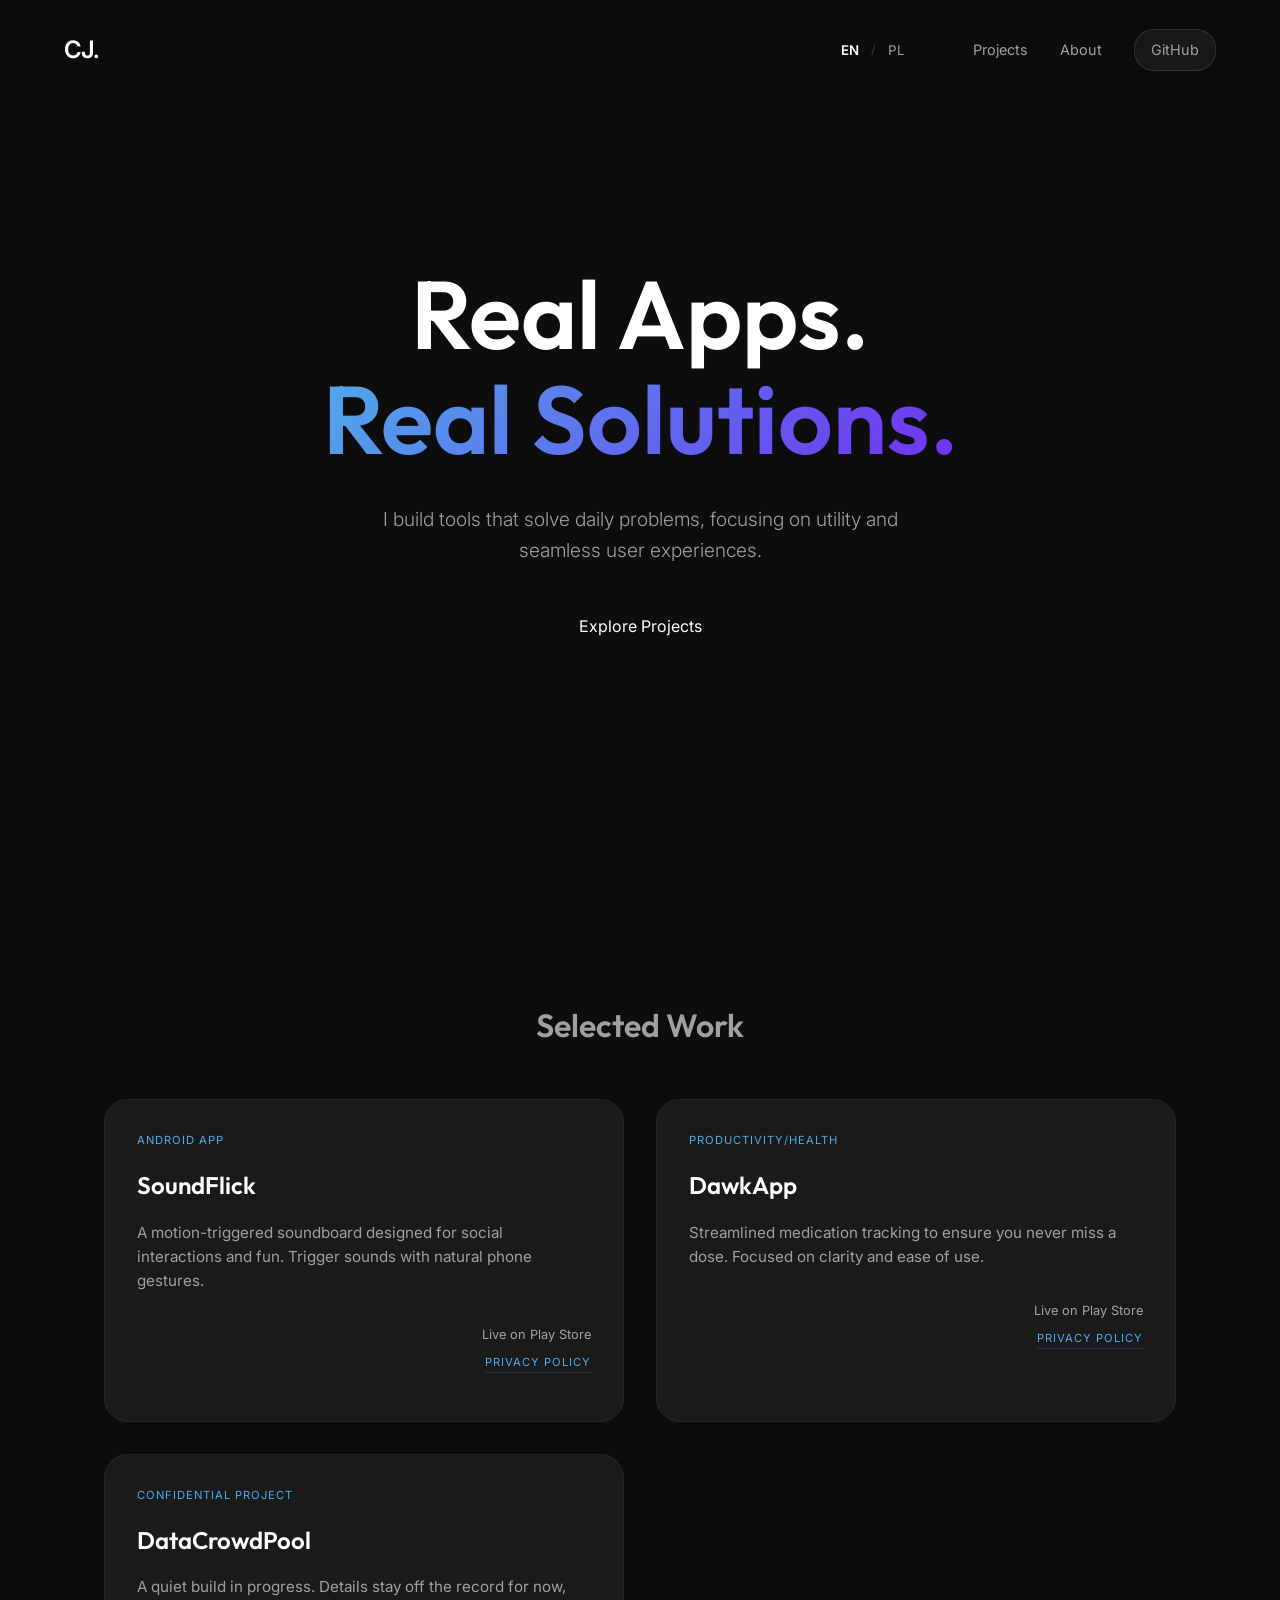
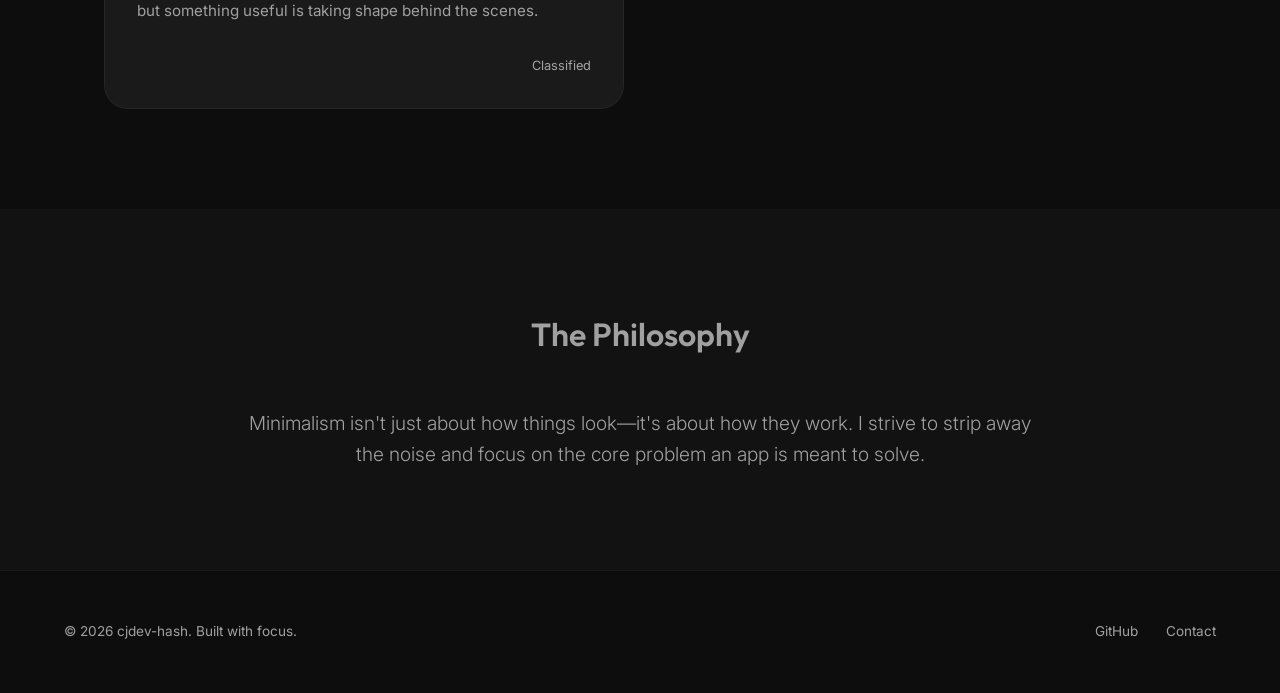
<file: index.html>
<!DOCTYPE html>
<html lang="en">

<head>
    <meta charset="UTF-8">
    <meta name="viewport" content="width=device-width, initial-scale=1.0">
    <title>cjdev-hash | Real Apps, Real Solutions</title>
    <meta name="description" content="Portfolio of cjdev-hash - Developer of real-use apps focused on problem-solving.">
    <meta name="google-site-verification" content="tF0wkUTYkcDaN3bFMi1gXFMMvWLIIWUawQTpa05Q6Gs" />
    <link rel="preconnect" href="https://fonts.googleapis.com">
    <link rel="preconnect" href="https://fonts.gstatic.com" crossorigin>
    <link
        href="https://fonts.googleapis.com/css2?family=Outfit:wght@300;400;600&family=Inter:wght@300;400;600&display=swap"
        rel="stylesheet">
    <link rel="stylesheet" href="style.css">
    <link rel="icon"
        href="data:image/svg+xml,<svg xmlns=%22http://www.w3.org/2000/svg%22 viewBox=%220 0 100 100%22><text y=%22.9em%22 font-size=%2290%22>🚀</text></svg>">
</head>

<body data-lang="en">
    <div class="background-mesh"></div>

    <header>
        <nav>
            <div class="logo">CJ.</div>
            <div class="nav-right">
                <div class="lang-switcher">
                    <button id="btn-en" class="active">EN</button>
                    <span class="divider">/</span>
                    <button id="btn-pl">PL</button>
                </div>
                <div class="links">
                    <a href="#projects" data-en="Projects" data-pl="Projekty">Projects</a>
                    <a href="#about" data-en="About" data-pl="O mnie">About</a>
                    <a href="https://github.com/cjdev-hash" target="_blank" class="cta-btn">GitHub</a>
                </div>
            </div>
        </nav>
    </header>

    <main>
        <section class="hero">
            <h1 class="fade-in">
                <span data-en="Real Apps." data-pl="Prawdziwe Aplikacje.">Real Apps.</span><br>
                <span class="accent" data-en="Real Solutions." data-pl="Prawdziwe Rozwiązania.">Real Solutions.</span>
            </h1>
            <p class="subtitle fade-in-delay"
                data-en="I build tools that solve daily problems, focusing on utility and seamless user experiences."
                data-pl="Tworzę narzędzia rozwiązujące codzienne problemy, skupiając się na użyteczności i płynnym doświadczeniu użytkownika.">
                I build tools that solve daily problems, focusing on utility and seamless user experiences.
            </p>
            <div class="scroll-indicator fade-in-delay">
                <span data-en="Explore Projects" data-pl="Zobacz Projekty">Explore Projects</span>
                <div class="arrow"></div>
            </div>
        </section>

        <section id="projects" class="projects">
            <h2 class="section-title" data-en="Selected Work" data-pl="Wybrane Projekty">Selected Work</h2>
            <div class="project-grid">
                <div class="project-card">
                    <div class="card-content">
                        <span class="tag" data-en="Android App" data-pl="Aplikacja Android">Android App</span>
                        <h3>SoundFlick</h3>
                        <p data-en="A motion-triggered soundboard designed for social interactions and fun. Trigger sounds with natural phone gestures."
                            data-pl="Soundboard sterowany ruchem, stworzony do zabawy i interakcji społecznych. Wyzwalaj dźwięki naturalnymi gestami telefonu.">
                            A motion-triggered soundboard designed for social interactions and fun. Trigger sounds with
                            natural phone gestures.
                        </p>
                        <div class="project-links"
                            style="display: flex; flex-direction: column; align-items: flex-end; margin-top: 1rem;">
                            <a href="https://play.google.com/store/apps/details?id=cjdev.soundflick.app"
                                target="_blank" rel="noopener noreferrer" class="status" style="text-decoration: none;"
                                data-en="Live on Play Store" data-pl="Dostępne w Play Store">Live on Play Store</a>
                            <a href="privacy-soundflick.html" class="tag"
                                style="margin-top: 0.5rem; text-decoration: none; border-bottom: 1px solid rgba(79, 172, 234, 0.2);"
                                data-en="Privacy Policy" data-pl="Polityka Prywatności">Privacy Policy</a>
                        </div>
                    </div>
                </div>

                <div class="project-card">
                    <div class="card-content">
                        <span class="tag" data-en="Productivity/Health"
                            data-pl="Produktywność/Zdrowie">Productivity/Health</span>
                        <h3>DawkApp</h3>
                        <p data-en="Streamlined medication tracking to ensure you never miss a dose. Focused on clarity and ease of use."
                            data-pl="Usprawnione śledzenie leków, abyś nigdy nie przegapił dawki. Skupienie na przejrzystości i łatwości obsługi.">
                            Streamlined medication tracking to ensure you never miss a dose. Focused on clarity and ease
                            of use.
                        </p>
                        <div class="project-links"
                            style="display: flex; flex-direction: column; align-items: flex-end; margin-top: 1rem;">
                            <a href="https://play.google.com/store/apps/details?id=com.dobradawka.app"
                                target="_blank" rel="noopener noreferrer" class="status" style="text-decoration: none;"
                                data-en="Live on Play Store" data-pl="Dostępne w Play Store">Live on Play Store</a>
                            <a href="privacy-dawkapp.html" class="tag"
                                style="margin-top: 0.5rem; text-decoration: none; border-bottom: 1px solid rgba(79, 172, 234, 0.2);"
                                data-en="Privacy Policy" data-pl="Polityka Prywatności">Privacy Policy</a>
                        </div>
                    </div>
                </div>

                <div class="project-card">
                    <div class="card-content">
                        <span class="tag" data-en="Confidential Project" data-pl="Projekt Poufny">Confidential Project</span>
                        <h3>DataCrowdPool</h3>
                        <p data-en="A quiet build in progress. Details stay off the record for now, but something useful is taking shape behind the scenes."
                            data-pl="Cichy projekt w toku. Szczegóły na razie pozostają tajemnicą, ale w tle powstaje coś użytecznego.">
                            A quiet build in progress. Details stay off the record for now, but something useful is
                            taking shape behind the scenes.
                        </p>
                        <div class="project-links"
                            style="display: flex; flex-direction: column; align-items: flex-end; margin-top: 1rem;">
                            <span class="status" data-en="Classified" data-pl="Tajne">Classified</span>
                        </div>
                    </div>
                </div>
            </div>
        </section>

        <section id="about" class="about">
            <div class="about-content">
                <h2 class="section-title" data-en="The Philosophy" data-pl="Filozofia">The Philosophy</h2>
                <p data-en="Minimalism isn't just about how things look—it's about how they work. I strive to strip away the noise and focus on the core problem an app is meant to solve."
                    data-pl="Minimalizm to nie tylko wygląd – to sposób działania. Staram się usuwać zbędne elementy i skupiać na kluczowym problemie, który aplikacja ma rozwiązać.">
                    Minimalism isn't just about how things look—it's about how they work. I strive to strip away the
                    noise and focus on the core problem an app is meant to solve.
                </p>
            </div>
        </section>
    </main>

    <footer>
        <p data-en="&copy; 2026 cjdev-hash. Built with focus." data-pl="&copy; 2026 cjdev-hash. Stworzone z pasją.">
            &copy; 2026 cjdev-hash. Built with focus.</p>
        <div class="socials">
            <a href="https://github.com/cjdev-hash">GitHub</a>
            <a href="mailto:cjdevski@gmail.com" data-en="Contact" data-pl="Kontakt">Contact</a>
        </div>
    </footer>

    <script>
        const btnEn = document.getElementById('btn-en');
        const btnPl = document.getElementById('btn-pl');
        const body = document.body;

        function setLanguage(lang) {
            body.setAttribute('data-lang', lang);

            // Switch active button
            if (lang === 'en') {
                btnEn.classList.add('active');
                btnPl.classList.remove('active');
            } else {
                btnPl.classList.add('active');
                btnEn.classList.remove('active');
            }

            // Update text content
            document.querySelectorAll('[data-en]').forEach(el => {
                el.innerText = el.getAttribute(`data-${lang}`);
            });
        }

        btnEn.addEventListener('click', () => setLanguage('en'));
        btnPl.addEventListener('click', () => setLanguage('pl'));
    </script>
</body>

</html>
</file>
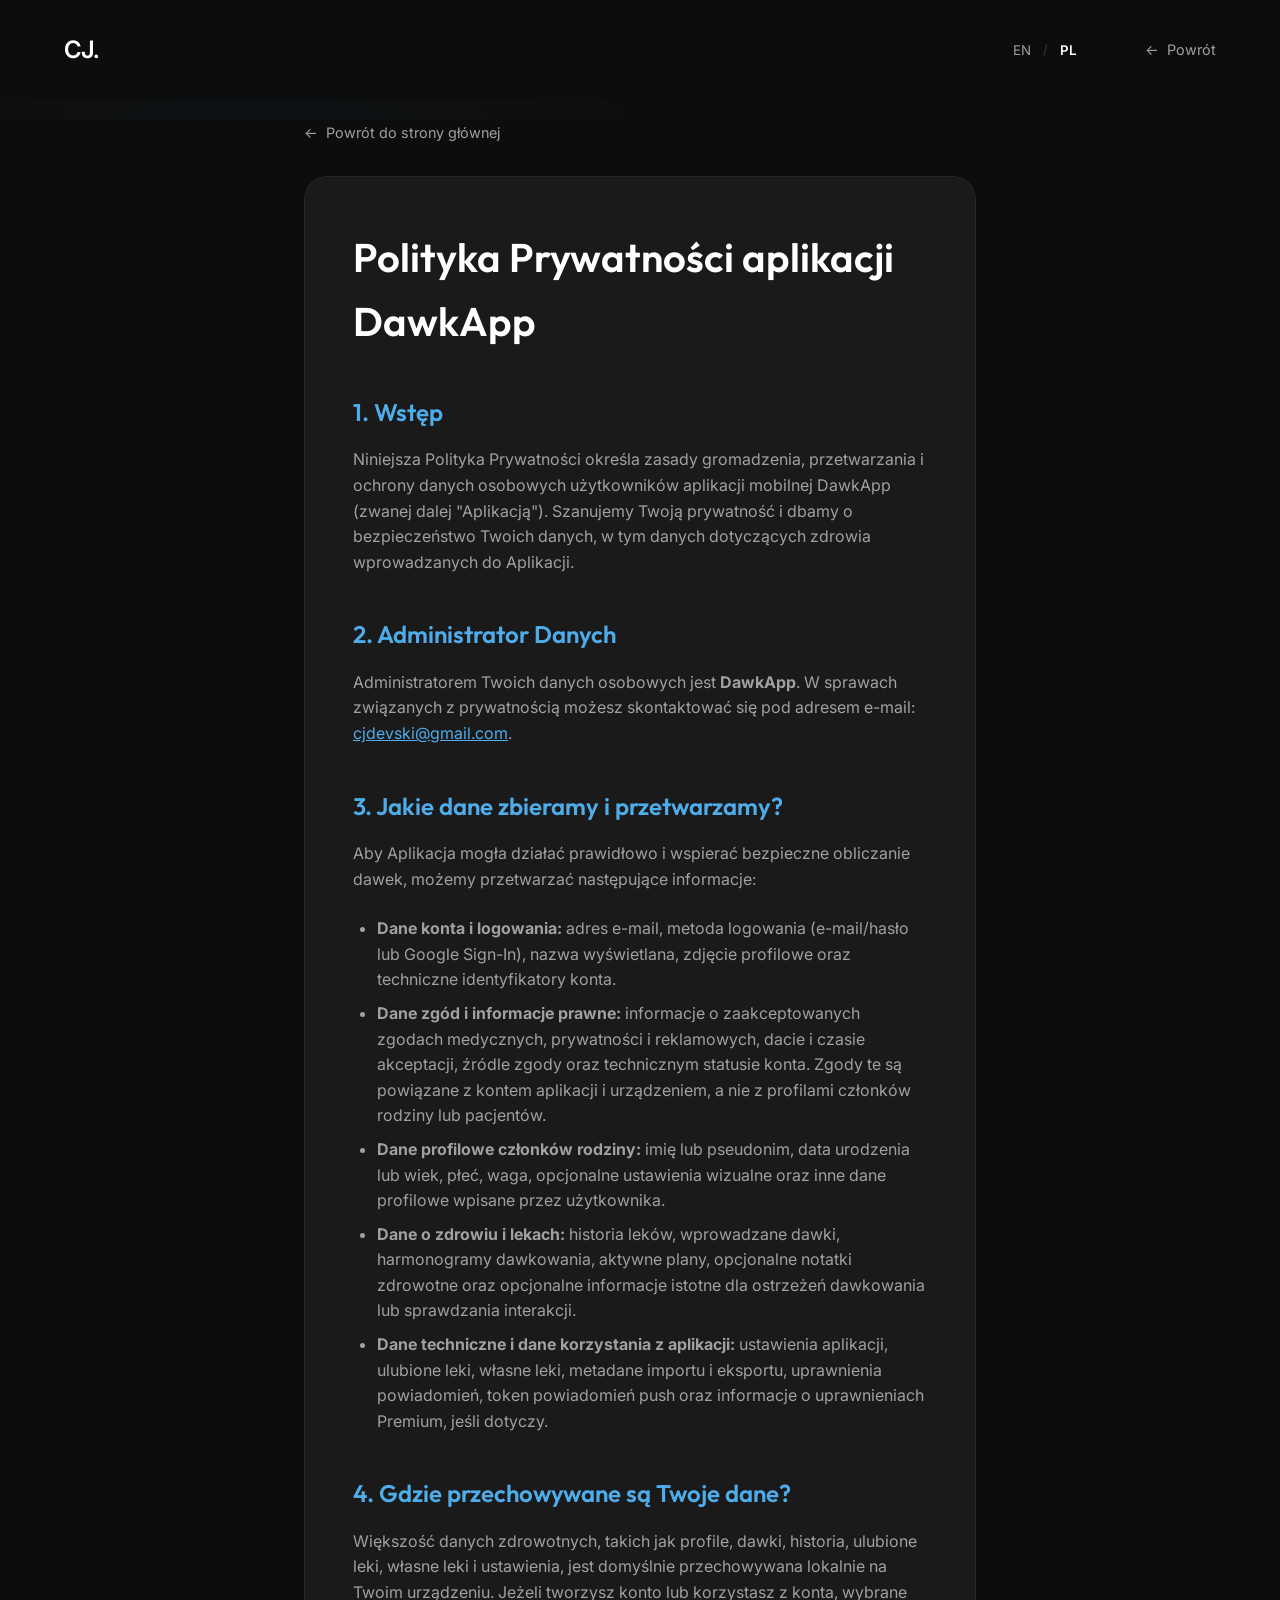
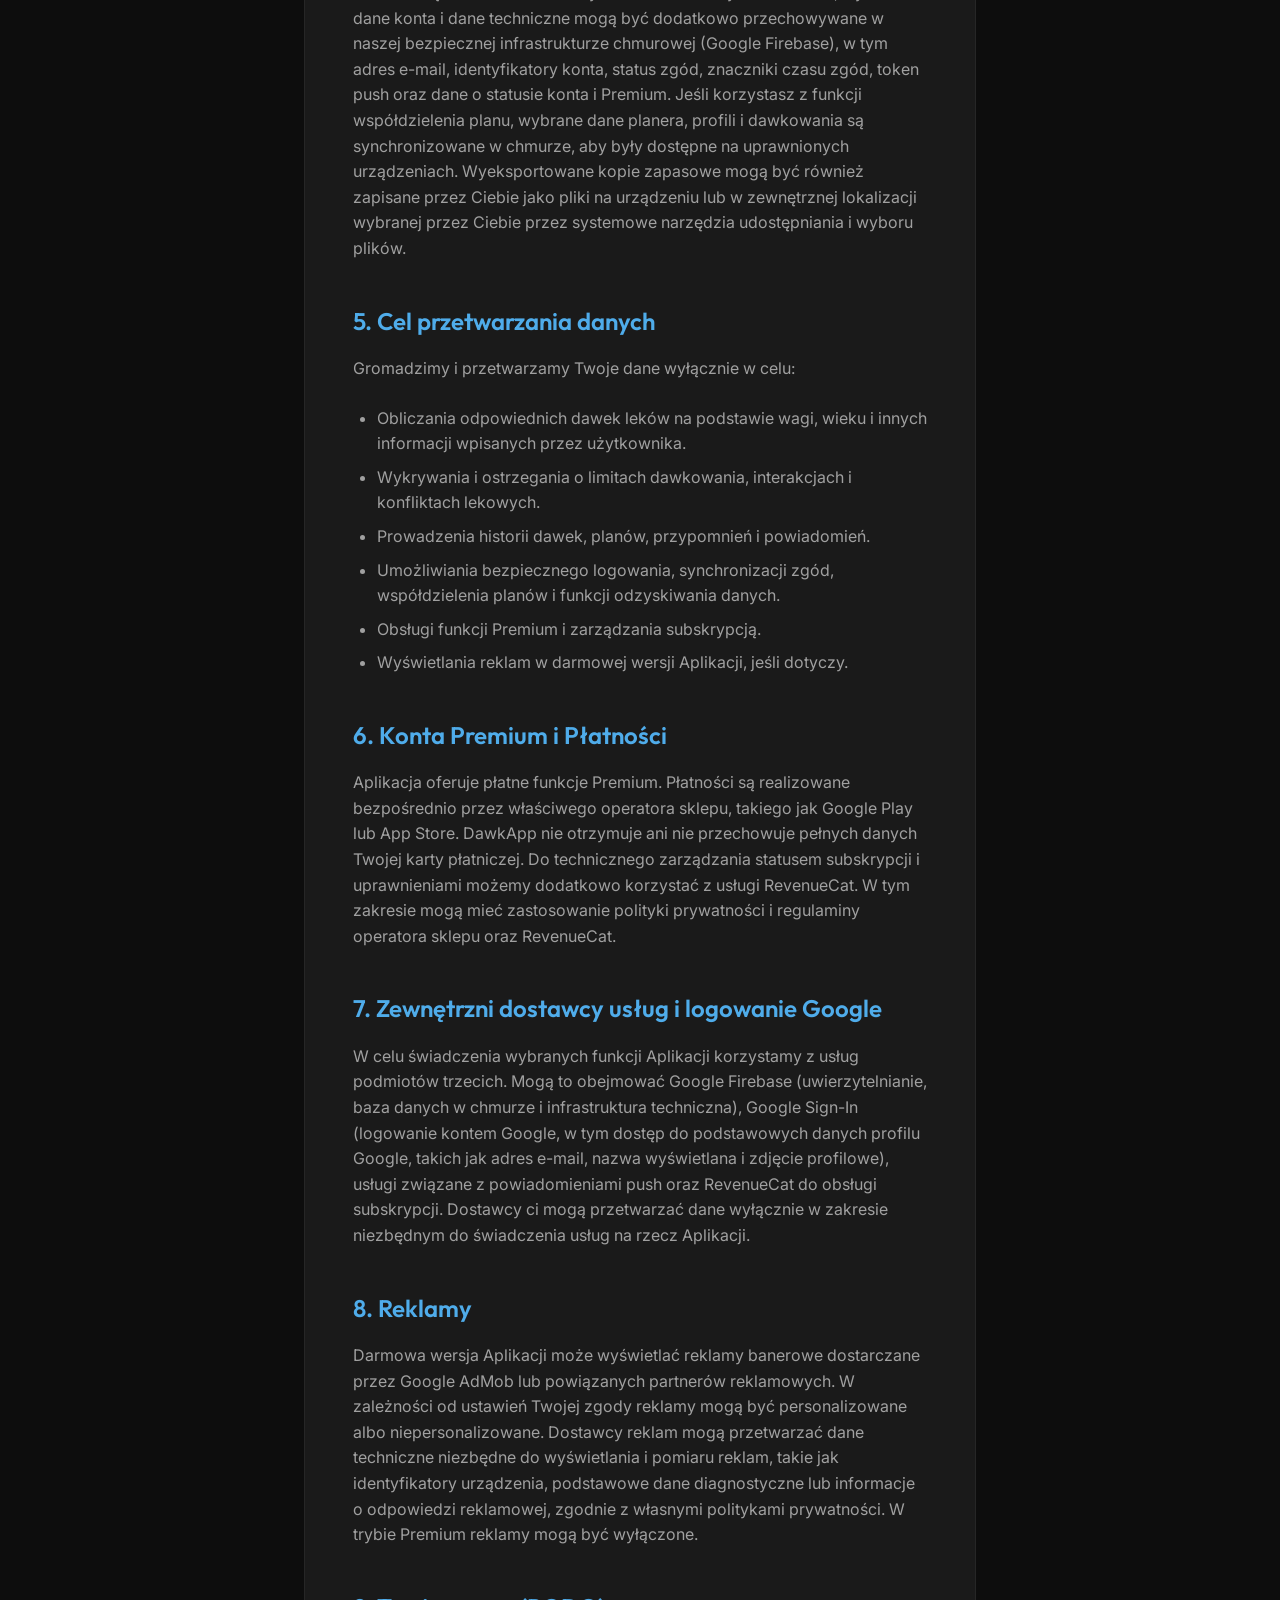
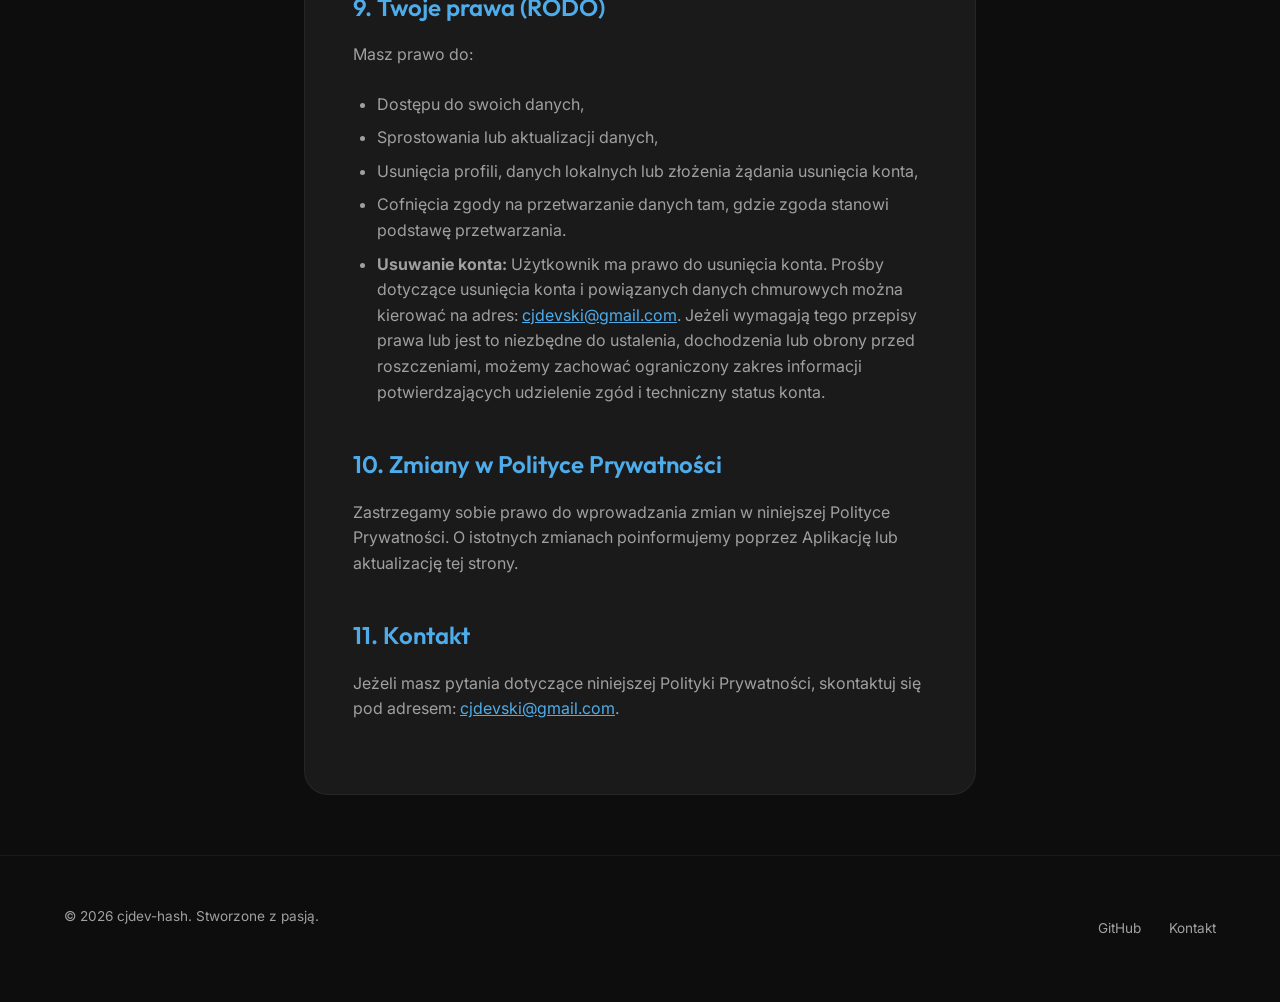
<file: privacy-dawkapp.html>
﻿<!DOCTYPE html>
<html lang="pl">

<head>
    <meta charset="UTF-8">
    <meta name="viewport" content="width=device-width, initial-scale=1.0">
    <title>Polityka Prywatności DawkApp | cjdev-hash</title>
    <link rel="preconnect" href="https://fonts.googleapis.com">
    <link rel="preconnect" href="https://fonts.gstatic.com" crossorigin>
    <link
        href="https://fonts.googleapis.com/css2?family=Outfit:wght@300;400;600&family=Inter:wght@300;400;600&display=swap"
        rel="stylesheet">
    <link rel="stylesheet" href="style.css">
    <style>
        .policy-container {
            max-width: 800px;
            margin: 120px auto 60px;
            padding: 0 5%;
        }

        .policy-content {
            background: var(--card-bg);
            border: 1px solid rgba(255, 255, 255, 0.05);
            border-radius: 24px;
            padding: 3rem;
        }

        h1 {
            font-size: 2.5rem;
            margin-bottom: 2rem;
        }

        h2 {
            font-size: 1.5rem;
            margin: 2.5rem 0 1rem;
            color: var(--accent);
        }

        p,
        ul {
            color: var(--text-secondary);
            margin-bottom: 1.5rem;
        }

        ul {
            padding-left: 1.5rem;
        }

        li {
            margin-bottom: 0.5rem;
        }

        .back-link {
            display: inline-flex;
            align-items: center;
            color: var(--text-secondary);
            text-decoration: none;
            font-size: 0.9rem;
            margin-bottom: 2rem;
            transition: color 0.3s;
        }

        .back-link:hover {
            color: var(--text-primary);
        }

        .back-link::before {
            content: '←';
            margin-right: 8px;
        }
    </style>
</head>

<body data-lang="pl">
    <div class="background-mesh"></div>

    <header>
        <nav>
            <div class="logo">CJ.</div>
            <div class="nav-right">
                <div class="lang-switcher">
                    <button id="btn-en">EN</button>
                    <span class="divider">/</span>
                    <button id="btn-pl" class="active">PL</button>
                </div>
                <div class="links">
                    <a href="index.html" class="back-link" style="margin-bottom: 0;" data-en="Back to Home"
                        data-pl="Powrót">Powrót</a>
                </div>
            </div>
        </nav>
    </header>

    <main class="policy-container">
        <a href="index.html" class="back-link" data-en="Back to Home" data-pl="Powrót do strony głównej">Powrót do
            strony
            głównej</a>
        <div class="policy-content">
            <h1 data-en="DawkApp Privacy Policy" data-pl="Polityka Prywatności aplikacji DawkApp">Polityka Prywatności
                aplikacji DawkApp</h1>

            <h2 data-en="1. Introduction" data-pl="1. Wstęp">1. Wstęp</h2>
            <p data-en="This Privacy Policy defines the rules for the collection, processing, and protection of personal data of users of the DawkApp mobile application (hereinafter referred to as the 'Application'). We respect your privacy and care about the security of your data, including health-related data entered into the Application."
                data-pl="Niniejsza Polityka Prywatności określa zasady gromadzenia, przetwarzania i ochrony danych osobowych użytkowników aplikacji mobilnej DawkApp (zwanej dalej 'Aplikacją'). Szanujemy Twoją prywatność i dbamy o bezpieczeństwo Twoich danych, w tym danych dotyczących zdrowia wprowadzanych do Aplikacji.">
                Niniejsza Polityka Prywatności określa zasady gromadzenia, przetwarzania i ochrony danych osobowych
                użytkowników aplikacji mobilnej DawkApp (zwanej dalej "Aplikacją"). Szanujemy Twoją prywatność i dbamy o
                bezpieczeństwo Twoich danych, w tym danych dotyczących zdrowia wprowadzanych do Aplikacji.</p>

            <h2 data-en="2. Data Controller" data-pl="2. Administrator Danych">2. Administrator Danych</h2>
            <p><span data-en="The controller of your personal data is"
                    data-pl="Administratorem Twoich danych osobowych jest">Administratorem Twoich danych osobowych
                    jest</span> <strong>DawkApp</strong>. <span
                    data-en="For privacy-related matters, you can contact us at:"
                    data-pl="W sprawach związanych z prywatnością możesz skontaktować się pod adresem e-mail:">W sprawach
                    związanych z prywatnością możesz skontaktować się pod adresem e-mail:</span> <a
                    href="mailto:cjdevski@gmail.com" style="color: var(--accent);">cjdevski@gmail.com</a>.</p>

            <h2 data-en="3. What data do we collect and process?" data-pl="3. Jakie dane zbieramy i przetwarzamy?">3.
                Jakie dane zbieramy i przetwarzamy?</h2>
            <p data-en="To make the Application work correctly and support safe dose calculations, we may process the following information:"
                data-pl="Aby Aplikacja mogła działać prawidłowo i wspierać bezpieczne obliczanie dawek, możemy przetwarzać następujące informacje:">
                Aby Aplikacja mogła działać prawidłowo i wspierać bezpieczne obliczanie dawek, możemy przetwarzać
                następujące informacje:</p>
            <ul>
                <li><strong data-en="Account and authentication data:" data-pl="Dane konta i logowania:">Dane konta i logowania:</strong>
                    <span data-en="email address, login method (email/password or Google Sign-In), display name, profile photo, and technical account identifiers."
                        data-pl="adres e-mail, metoda logowania (e-mail/hasło lub Google Sign-In), nazwa wyświetlana, zdjęcie profilowe oraz techniczne identyfikatory konta.">adres e-mail, metoda logowania (e-mail/hasło lub Google Sign-In), nazwa wyświetlana, zdjęcie profilowe oraz techniczne identyfikatory konta.</span>
                </li>
                <li><strong data-en="Consent and legal information:" data-pl="Dane zgód i informacje prawne:">Dane zgód i informacje prawne:</strong>
                    <span data-en="information about accepted medical, privacy, and advertising consents, the date and time of acceptance, consent source, and the technical status of the account. These consents are linked to the application account and device, not to family member or patient profiles."
                        data-pl="informacje o zaakceptowanych zgodach medycznych, prywatności i reklamowych, dacie i czasie akceptacji, źródle zgody oraz technicznym statusie konta. Zgody te są powiązane z kontem aplikacji i urządzeniem, a nie z profilami członków rodziny lub pacjentów.">informacje o zaakceptowanych zgodach medycznych, prywatności i reklamowych, dacie i czasie akceptacji, źródle zgody oraz technicznym statusie konta. Zgody te są powiązane z kontem aplikacji i urządzeniem, a nie z profilami członków rodziny lub pacjentów.</span>
                </li>
                <li><strong data-en="Family member profile data:" data-pl="Dane profilowe członków rodziny:">Dane profilowe członków rodziny:</strong>
                    <span data-en="name or alias, date of birth or age, sex, weight, optional visual settings, and other profile data entered by the user."
                        data-pl="imię lub pseudonim, data urodzenia lub wiek, płeć, waga, opcjonalne ustawienia wizualne oraz inne dane profilowe wpisane przez użytkownika.">imię lub pseudonim, data urodzenia lub wiek, płeć, waga, opcjonalne ustawienia wizualne oraz inne dane profilowe wpisane przez użytkownika.</span>
                </li>
                <li><strong data-en="Health and medication data:" data-pl="Dane o zdrowiu i lekach:">Dane o zdrowiu i lekach:</strong>
                    <span data-en="medication history, entered doses, dosing schedules, active plans, optional health notes, and optional information relevant to dose warnings or interaction checking."
                        data-pl="historia leków, wprowadzane dawki, harmonogramy dawkowania, aktywne plany, opcjonalne notatki zdrowotne oraz opcjonalne informacje istotne dla ostrzeżeń dawkowania lub sprawdzania interakcji.">historia leków, wprowadzane dawki, harmonogramy dawkowania, aktywne plany, opcjonalne notatki zdrowotne oraz opcjonalne informacje istotne dla ostrzeżeń dawkowania lub sprawdzania interakcji.</span>
                </li>
                <li><strong data-en="Technical and application usage data:" data-pl="Dane techniczne i dane korzystania z aplikacji:">Dane techniczne i dane korzystania z aplikacji:</strong>
                    <span data-en="application settings, favorites, custom medications, import/export metadata, notification permissions, push notification token, and premium entitlement information if applicable."
                        data-pl="ustawienia aplikacji, ulubione leki, własne leki, metadane importu i eksportu, uprawnienia powiadomień, token powiadomień push oraz informacje o uprawnieniach Premium, jeśli dotyczy.">ustawienia aplikacji, ulubione leki, własne leki, metadane importu i eksportu, uprawnienia powiadomień, token powiadomień push oraz informacje o uprawnieniach Premium, jeśli dotyczy.</span>
                </li>
            </ul>

            <h2 data-en="4. Where is your data stored?" data-pl="4. Gdzie przechowywane są Twoje dane?">4. Gdzie
                przechowywane są Twoje dane?</h2>
            <p data-en="Most health-related data such as profiles, doses, history, favorites, custom medications, and settings are stored locally on your device by default. If you create or use an account, selected account and technical data may also be stored in our secure cloud infrastructure (Google Firebase), including your email address, account identifiers, consent status, consent timestamps, push token, and premium/account status data. If you use plan sharing features, selected planner, profile, and dosing data are synchronized in the cloud to make them available on authorized devices. Exported backups may also be saved by you as files on your device or in external storage selected by you through the system share or file picker tools."
                data-pl="Większość danych zdrowotnych, takich jak profile, dawki, historia, ulubione leki, własne leki i ustawienia, jest domyślnie przechowywana lokalnie na Twoim urządzeniu. Jeżeli tworzysz konto lub korzystasz z konta, wybrane dane konta i dane techniczne mogą być dodatkowo przechowywane w naszej bezpiecznej infrastrukturze chmurowej (Google Firebase), w tym adres e-mail, identyfikatory konta, status zgód, znaczniki czasu zgód, token push oraz dane o statusie konta i Premium. Jeśli korzystasz z funkcji współdzielenia planu, wybrane dane planera, profili i dawkowania są synchronizowane w chmurze, aby były dostępne na uprawnionych urządzeniach. Wyeksportowane kopie zapasowe mogą być również zapisane przez Ciebie jako pliki na urządzeniu lub w zewnętrznej lokalizacji wybranej przez Ciebie przez systemowe narzędzia udostępniania i wyboru plików.">
                Większość danych zdrowotnych, takich jak profile, dawki, historia, ulubione leki, własne leki i
                ustawienia, jest domyślnie przechowywana lokalnie na Twoim urządzeniu. Jeżeli tworzysz konto lub
                korzystasz z konta, wybrane dane konta i dane techniczne mogą być dodatkowo przechowywane w naszej
                bezpiecznej infrastrukturze chmurowej (Google Firebase), w tym adres e-mail, identyfikatory konta,
                status zgód, znaczniki czasu zgód, token push oraz dane o statusie konta i Premium. Jeśli korzystasz z
                funkcji współdzielenia planu, wybrane dane planera, profili i dawkowania są synchronizowane w chmurze,
                aby były dostępne na uprawnionych urządzeniach. Wyeksportowane kopie zapasowe mogą być również zapisane
                przez Ciebie jako pliki na urządzeniu lub w zewnętrznej lokalizacji wybranej przez Ciebie przez
                systemowe narzędzia udostępniania i wyboru plików.</p>

            <h2 data-en="5. Purpose of processing" data-pl="5. Cel przetwarzania danych">5. Cel przetwarzania danych
            </h2>
            <p data-en="We collect and process your data solely to:"
                data-pl="Gromadzimy i przetwarzamy Twoje dane wyłącznie w celu:">Gromadzimy i przetwarzamy Twoje dane wyłącznie w celu:</p>
            <ul>
                <li data-en="Calculate appropriate medication doses based on weight, age, and other information entered by the user."
                    data-pl="Obliczania odpowiednich dawek leków na podstawie wagi, wieku i innych informacji wpisanych przez użytkownika.">Obliczania odpowiednich dawek leków na podstawie wagi, wieku i innych informacji wpisanych przez użytkownika.</li>
                <li data-en="Detect and warn about dosing limits, interactions, and conflicts."
                    data-pl="Wykrywania i ostrzegania o limitach dawkowania, interakcjach i konfliktach lekowych.">Wykrywania i ostrzegania o limitach dawkowania, interakcjach i konfliktach lekowych.</li>
                <li data-en="Maintain dose history, plans, reminders, and notifications."
                    data-pl="Prowadzenia historii dawek, planów, przypomnień i powiadomień.">Prowadzenia historii dawek, planów, przypomnień i powiadomień.</li>
                <li data-en="Enable secure account sign-in, consent synchronization, plan sharing, and data recovery features."
                    data-pl="Umożliwiania bezpiecznego logowania, synchronizacji zgód, współdzielenia planów i funkcji odzyskiwania danych.">Umożliwiania bezpiecznego logowania, synchronizacji zgód, współdzielenia planów i funkcji odzyskiwania danych.</li>
                <li data-en="Support Premium features and subscription management."
                    data-pl="Obsługi funkcji Premium i zarządzania subskrypcją.">Obsługi funkcji Premium i zarządzania subskrypcją.</li>
                <li data-en="Display ads in the free version of the Application where applicable."
                    data-pl="Wyświetlania reklam w darmowej wersji Aplikacji, jeśli dotyczy.">Wyświetlania reklam w darmowej wersji Aplikacji, jeśli dotyczy.</li>
            </ul>

            <h2 data-en="6. Premium Accounts and Payments" data-pl="6. Konta Premium i Płatności">6. Konta Premium i
                Płatności</h2>
            <p data-en="The Application offers paid Premium features. Payments are processed directly by the relevant store operator, such as Google Play or the App Store. DawkApp does not receive or store your full payment card data. To manage subscription status and entitlements, we may also use RevenueCat as a technical intermediary. In this scope, the privacy policies and terms of the store operator and RevenueCat may apply."
                data-pl="Aplikacja oferuje płatne funkcje Premium. Płatności są realizowane bezpośrednio przez właściwego operatora sklepu, takiego jak Google Play lub App Store. DawkApp nie otrzymuje ani nie przechowuje pełnych danych Twojej karty płatniczej. Do technicznego zarządzania statusem subskrypcji i uprawnieniami możemy dodatkowo korzystać z usługi RevenueCat. W tym zakresie mogą mieć zastosowanie polityki prywatności i regulaminy operatora sklepu oraz RevenueCat.">
                Aplikacja oferuje płatne funkcje Premium. Płatności są realizowane bezpośrednio przez właściwego
                operatora sklepu, takiego jak Google Play lub App Store. DawkApp nie otrzymuje ani nie przechowuje
                pełnych danych Twojej karty płatniczej. Do technicznego zarządzania statusem subskrypcji i uprawnieniami
                możemy dodatkowo korzystać z usługi RevenueCat. W tym zakresie mogą mieć zastosowanie polityki prywatności
                i regulaminy operatora sklepu oraz RevenueCat.</p>

            <h2 data-en="7. External service providers and Google Sign-In" data-pl="7. Zewnętrzni dostawcy usług i logowanie Google">7.
                Zewnętrzni dostawcy usług i logowanie Google</h2>
            <p data-en="To provide selected features of the Application, we use third-party services. These may include Google Firebase (authentication, cloud database, and technical infrastructure), Google Sign-In (sign-in with a Google account, including access to your basic Google profile data such as email address, display name, and profile picture), services related to push notifications, and RevenueCat for subscription handling. These providers may process data solely to the extent necessary to deliver their services to the Application."
                data-pl="W celu świadczenia wybranych funkcji Aplikacji korzystamy z usług podmiotów trzecich. Mogą to obejmować Google Firebase (uwierzytelnianie, baza danych w chmurze i infrastruktura techniczna), Google Sign-In (logowanie kontem Google, w tym dostęp do podstawowych danych profilu Google, takich jak adres e-mail, nazwa wyświetlana i zdjęcie profilowe), usługi związane z powiadomieniami push oraz RevenueCat do obsługi subskrypcji. Dostawcy ci mogą przetwarzać dane wyłącznie w zakresie niezbędnym do świadczenia usług na rzecz Aplikacji.">
                W celu świadczenia wybranych funkcji Aplikacji korzystamy z usług podmiotów trzecich. Mogą to obejmować
                Google Firebase (uwierzytelnianie, baza danych w chmurze i infrastruktura techniczna), Google Sign-In
                (logowanie kontem Google, w tym dostęp do podstawowych danych profilu Google, takich jak adres e-mail,
                nazwa wyświetlana i zdjęcie profilowe), usługi związane z powiadomieniami push oraz RevenueCat do
                obsługi subskrypcji. Dostawcy ci mogą przetwarzać dane wyłącznie w zakresie niezbędnym do świadczenia
                usług na rzecz Aplikacji.</p>

            <h2 data-en="8. Ads" data-pl="8. Reklamy">8. Reklamy</h2>
            <p data-en="The free version of the Application may display banner ads provided by Google AdMob or related advertising partners. Depending on your consent settings, ads may be personalized or non-personalized. Advertising providers may process technical data necessary to display and measure ads, such as device identifiers, basic diagnostic data, or ad response information, in accordance with their own privacy policies. In Premium mode, ads may be disabled."
                data-pl="Darmowa wersja Aplikacji może wyświetlać reklamy banerowe dostarczane przez Google AdMob lub powiązanych partnerów reklamowych. W zależności od ustawień Twojej zgody reklamy mogą być personalizowane albo niepersonalizowane. Dostawcy reklam mogą przetwarzać dane techniczne niezbędne do wyświetlania i pomiaru reklam, takie jak identyfikatory urządzenia, podstawowe dane diagnostyczne lub informacje o odpowiedzi reklamowej, zgodnie z własnymi politykami prywatności. W trybie Premium reklamy mogą być wyłączone.">
                Darmowa wersja Aplikacji może wyświetlać reklamy banerowe dostarczane przez Google AdMob lub powiązanych
                partnerów reklamowych. W zależności od ustawień Twojej zgody reklamy mogą być personalizowane albo
                niepersonalizowane. Dostawcy reklam mogą przetwarzać dane techniczne niezbędne do wyświetlania i pomiaru
                reklam, takie jak identyfikatory urządzenia, podstawowe dane diagnostyczne lub informacje o odpowiedzi
                reklamowej, zgodnie z własnymi politykami prywatności. W trybie Premium reklamy mogą być wyłączone.</p>

            <h2 data-en="9. Your rights (GDPR)" data-pl="9. Twoje prawa (RODO)">9. Twoje prawa (RODO)</h2>
            <p data-en="You have the right to:"
                data-pl="Masz prawo do:">Masz prawo do:</p>
            <ul>
                <li data-en="Access your data,"
                    data-pl="Dostępu do swoich danych,">Dostępu do swoich danych,</li>
                <li data-en="Rectify or update your data,"
                    data-pl="Sprostowania lub aktualizacji danych,">Sprostowania lub aktualizacji danych,</li>
                <li data-en="Delete profiles, local data, or request account deletion,"
                    data-pl="Usunięcia profili, danych lokalnych lub złożenia żądania usunięcia konta,">Usunięcia profili, danych lokalnych lub złożenia żądania usunięcia konta,</li>
                <li data-en="Withdraw consent for data processing where consent is the basis of processing."
                    data-pl="Cofnięcia zgody na przetwarzanie danych tam, gdzie zgoda stanowi podstawę przetwarzania.">Cofnięcia zgody na przetwarzanie danych tam, gdzie zgoda stanowi podstawę przetwarzania.</li>
                <li><strong data-en="Account deletion:" data-pl="Usuwanie konta:">Usuwanie konta:</strong> <span
                        data-en="The user has the right to delete their account. Requests regarding account deletion and related cloud data can be sent to: "
                        data-pl="Użytkownik ma prawo do usunięcia konta. Prośby dotyczące usunięcia konta i powiązanych danych chmurowych można kierować na adres: ">Użytkownik ma prawo do usunięcia konta. Prośby dotyczące usunięcia konta i powiązanych danych chmurowych można kierować na adres: </span><a href="mailto:cjdevski@gmail.com"
                        style="color: var(--accent);">cjdevski@gmail.com</a><span
                        data-en=". Where required by law or necessary to establish, pursue, or defend legal claims, we may retain limited information confirming consent acceptance and the technical status of the account."
                        data-pl=". Jeżeli wymagają tego przepisy prawa lub jest to niezbędne do ustalenia, dochodzenia lub obrony przed roszczeniami, możemy zachować ograniczony zakres informacji potwierdzających udzielenie zgód i techniczny status konta.">. Jeżeli wymagają tego przepisy prawa lub jest to niezbędne do ustalenia, dochodzenia lub obrony przed roszczeniami, możemy zachować ograniczony zakres informacji potwierdzających udzielenie zgód i techniczny status konta.</span></li>
            </ul>

            <h2 data-en="10. Changes to the Privacy Policy" data-pl="10. Zmiany w Polityce Prywatności">10. Zmiany w
                Polityce Prywatności</h2>
            <p data-en="We reserve the right to change this Privacy Policy. We will inform you about significant changes through the Application or by updating this page."
                data-pl="Zastrzegamy sobie prawo do wprowadzania zmian w niniejszej Polityce Prywatności. O istotnych zmianach poinformujemy poprzez Aplikację lub aktualizację tej strony.">
                Zastrzegamy sobie prawo do wprowadzania zmian w niniejszej Polityce Prywatności. O istotnych zmianach
                poinformujemy poprzez Aplikację lub aktualizację tej strony.</p>

            <h2 data-en="11. Contact" data-pl="11. Kontakt">11. Kontakt</h2>
            <p><span data-en="If you have any questions regarding this Privacy Policy, please contact us at:"
                    data-pl="Jeżeli masz pytania dotyczące niniejszej Polityki Prywatności, skontaktuj się pod adresem:">Jeżeli masz pytania dotyczące niniejszej Polityki Prywatności, skontaktuj się pod adresem:</span>
                <a href="mailto:cjdevski@gmail.com" style="color: var(--accent);">cjdevski@gmail.com</a>.
            </p>
        </div>
    </main>

    <footer>
        <p data-en="&copy; 2026 cjdev-hash. Built with focus." data-pl="&copy; 2026 cjdev-hash. Stworzone z pasją.">
            &copy; 2026 cjdev-hash. Stworzone z pasją.</p>
        <div class="socials">
            <a href="https://github.com/cjdev-hash">GitHub</a>
            <a href="mailto:cjdevski@gmail.com" data-en="Contact" data-pl="Kontakt">Kontakt</a>
        </div>
    </footer>

    <script>
        const btnEn = document.getElementById('btn-en');
        const btnPl = document.getElementById('btn-pl');
        const body = document.body;

        function setLanguage(lang) {
            body.setAttribute('data-lang', lang);

            if (lang === 'en') {
                btnEn.classList.add('active');
                btnPl.classList.remove('active');
            } else {
                btnPl.classList.add('active');
                btnEn.classList.remove('active');
            }

            document.querySelectorAll('[data-en]').forEach(el => {
                el.innerText = el.getAttribute(`data-${lang}`);
            });
        }

        btnEn.addEventListener('click', () => setLanguage('en'));
        btnPl.addEventListener('click', () => setLanguage('pl'));
    </script>
</body>

</html>
</file>
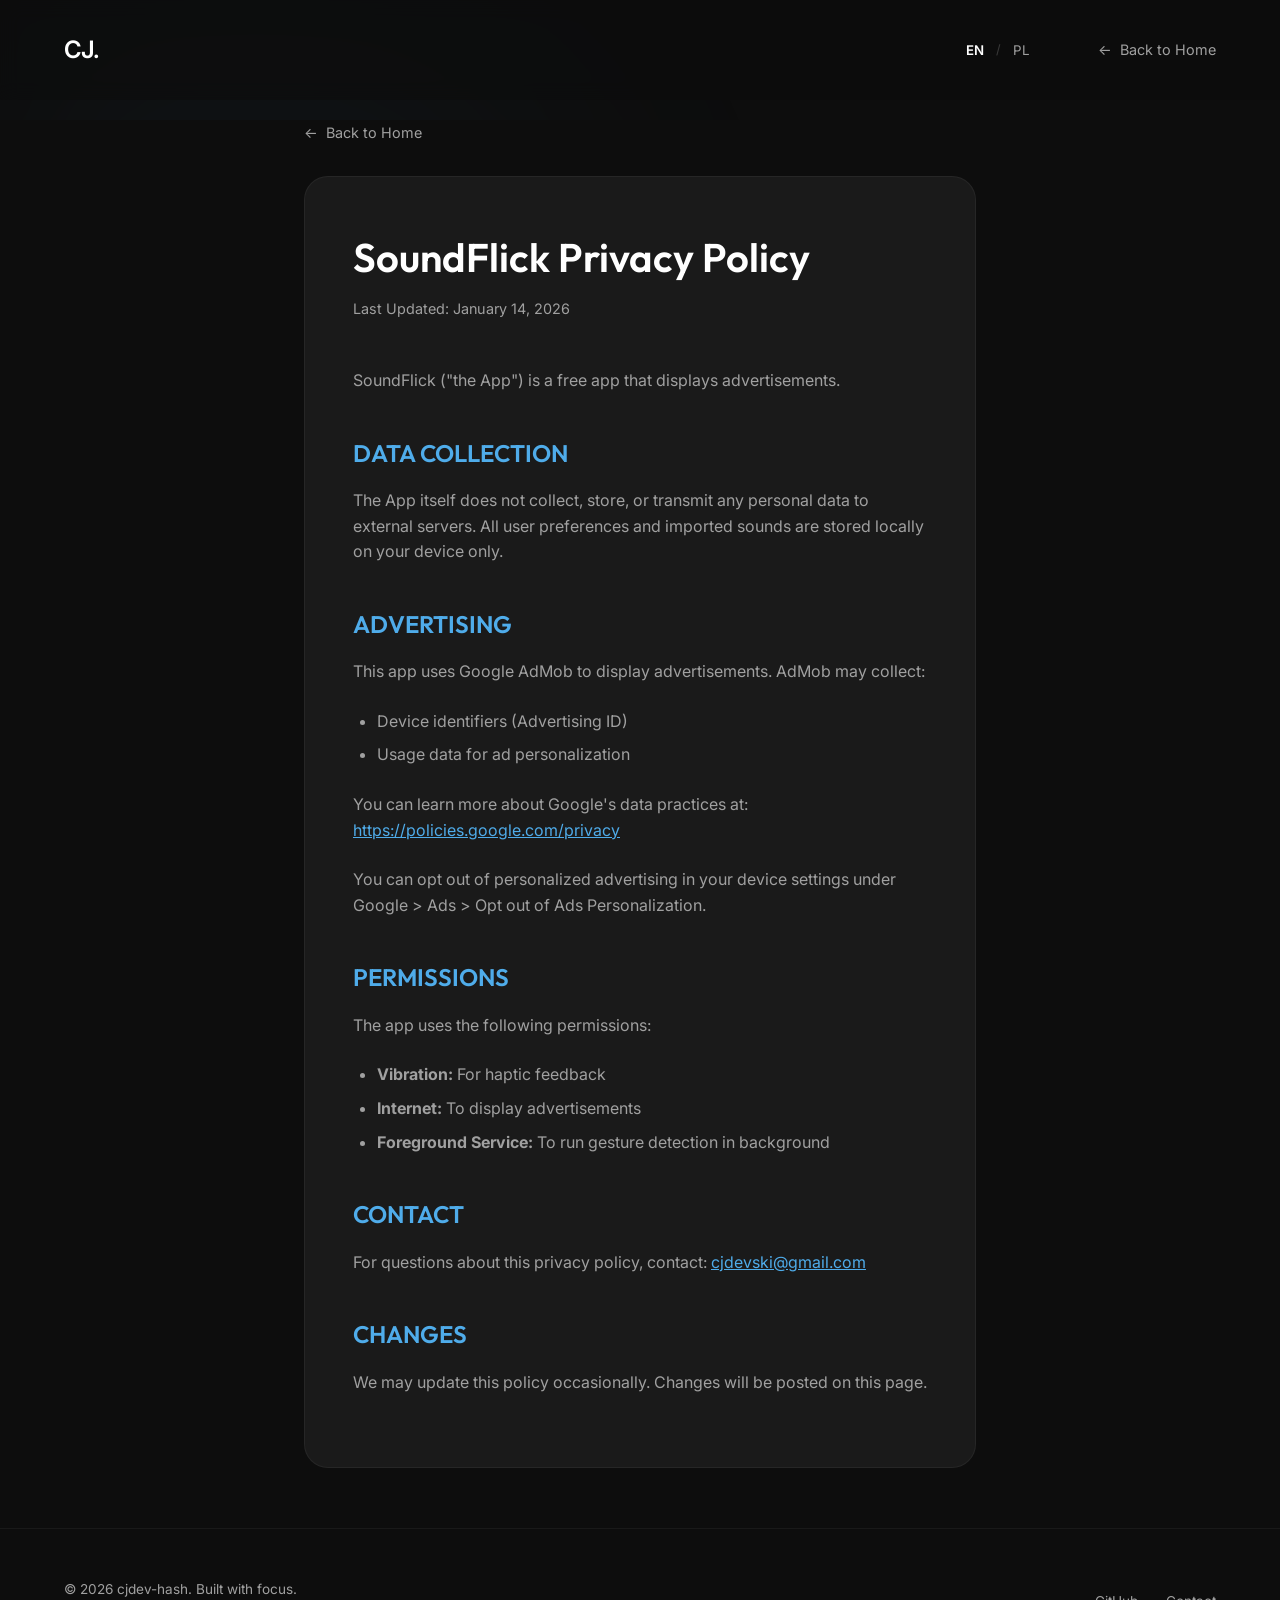
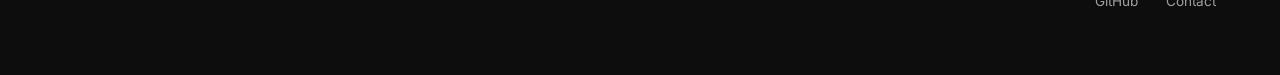
<file: privacy-soundflick.html>
<!DOCTYPE html>
<html lang="en">

<head>
    <meta charset="UTF-8">
    <meta name="viewport" content="width=device-width, initial-scale=1.0">
    <title>SoundFlick Privacy Policy | cjdev-hash</title>
    <link rel="preconnect" href="https://fonts.googleapis.com">
    <link rel="preconnect" href="https://fonts.gstatic.com" crossorigin>
    <link
        href="https://fonts.googleapis.com/css2?family=Outfit:wght@300;400;600&family=Inter:wght@300;400;600&display=swap"
        rel="stylesheet">
    <link rel="stylesheet" href="style.css">
    <style>
        .policy-container {
            max-width: 800px;
            margin: 120px auto 60px;
            padding: 0 5%;
        }

        .policy-content {
            background: var(--card-bg);
            border: 1px solid rgba(255, 255, 255, 0.05);
            border-radius: 24px;
            padding: 3rem;
        }

        h1 {
            font-size: 2.5rem;
            margin-bottom: 0.5rem;
        }

        .last-updated {
            color: var(--text-secondary);
            font-size: 0.9rem;
            margin-bottom: 3rem;
            display: block;
        }

        h2 {
            font-size: 1.5rem;
            margin: 2.5rem 0 1rem;
            color: var(--accent);
        }

        p,
        ul {
            color: var(--text-secondary);
            margin-bottom: 1.5rem;
        }

        ul {
            padding-left: 1.5rem;
        }

        li {
            margin-bottom: 0.5rem;
        }

        .back-link {
            display: inline-flex;
            align-items: center;
            color: var(--text-secondary);
            text-decoration: none;
            font-size: 0.9rem;
            margin-bottom: 2rem;
            transition: color 0.3s;
        }

        .back-link:hover {
            color: var(--text-primary);
        }

        .back-link::before {
            content: '←';
            margin-right: 8px;
        }
    </style>
</head>

<body data-lang="en">
    <div class="background-mesh"></div>

    <header>
        <nav>
            <div class="logo">CJ.</div>
            <div class="nav-right">
                <div class="lang-switcher">
                    <button id="btn-en" class="active">EN</button>
                    <span class="divider">/</span>
                    <button id="btn-pl">PL</button>
                </div>
                <div class="links">
                    <a href="index.html" class="back-link" style="margin-bottom: 0;" data-en="Back to Home"
                        data-pl="Powrót">Back to Home</a>
                </div>
            </div>
        </nav>
    </header>

    <main class="policy-container">
        <a href="index.html" class="back-link" data-en="Back to Home" data-pl="Powrót do strony głównej">Back to
            Home</a>
        <div class="policy-content">
            <h1 data-en="SoundFlick Privacy Policy" data-pl="Polityka Prywatności SoundFlick">SoundFlick Privacy Policy
            </h1>
            <span class="last-updated" data-en="Last Updated: January 14, 2026"
                data-pl="Ostatnia aktualizacja: 14 stycznia 2026">Last Updated: January 14, 2026</span>

            <p data-en="SoundFlick ('the App') is a free app that displays advertisements."
                data-pl="SoundFlick ('Aplikacja') to bezpłatna aplikacja wyświetlająca reklamy.">SoundFlick ("the App")
                is a free app that displays advertisements.</p>

            <h2 data-en="DATA COLLECTION" data-pl="KOLEKCJA DANYCH">DATA COLLECTION</h2>
            <p data-en="The App itself does not collect, store, or transmit any personal data to external servers. All user preferences and imported sounds are stored locally on your device only."
                data-pl="Sama Aplikacja nie zbiera, nie przechowuje ani nie przesyła żadnych danych osobowych na zewnętrzne serwery. Wszystkie preferencje użytkownika i zaimportowane dźwięki są przechowywane wyłącznie lokalnie na Twoim urządzeniu.">
                The App itself does not collect, store, or transmit any personal data to external servers. All user
                preferences and imported sounds are stored locally on your device only.</p>

            <h2 data-en="ADVERTISING" data-pl="REKLAMY">ADVERTISING</h2>
            <p data-en="This app uses Google AdMob to display advertisements. AdMob may collect:"
                data-pl="Ta aplikacja korzysta z Google AdMob do wyświetlania reklam. AdMob może zbierać:">This app uses
                Google AdMob to display advertisements. AdMob may collect:</p>
            <ul>
                <li data-en="Device identifiers (Advertising ID)" data-pl="Identyfikatory urządzeń (Advertising ID)">
                    Device identifiers (Advertising ID)</li>
                <li data-en="Usage data for ad personalization"
                    data-pl="Dane o użytkowaniu w celu personalizacji reklam">
                    Usage data for ad personalization</li>
            </ul>
            <p><span data-en="You can learn more about Google's data practices at:"
                    data-pl="Możesz dowiedzieć się więcej o praktykach Google pod adresem:">You can learn more about
                    Google's data practices at:</span> <a href="https://policies.google.com/privacy" target="_blank"
                    style="color: var(--accent);">https://policies.google.com/privacy</a></p>
            <p data-en="You can opt out of personalized advertising in your device settings under Google > Ads > Opt out of Ads Personalization."
                data-pl="Możesz zrezygnować z personalizacji reklam w ustawieniach urządzenia w sekcji Google > Reklamy > Rezygnacja z personalizacji reklam.">
                You can opt out of personalized advertising in your device settings under Google > Ads > Opt out of Ads
                Personalization.</p>

            <h2 data-en="PERMISSIONS" data-pl="UPRAWNIENIA">PERMISSIONS</h2>
            <p data-en="The app uses the following permissions:"
                data-pl="Aplikacja korzysta z następujących uprawnień:">
                The app uses the following permissions:</p>
            <ul>
                <li><strong data-en="Vibration:" data-pl="Wibracje:">Vibration:</strong> <span
                        data-en="For haptic feedback" data-pl="Dla sygnałów haptycznych">For haptic feedback</span></li>
                <li><strong data-en="Internet:" data-pl="Internet:">Internet:</strong> <span
                        data-en="To display advertisements" data-pl="Do wyświetlania reklam">To display
                        advertisements</span></li>
                <li><strong data-en="Foreground Service:" data-pl="Usługa na pierwszym planie:">Foreground
                        Service:</strong> <span data-en="To run gesture detection in background"
                        data-pl="Do wykrywania gestów w tle">To run gesture detection in background</span></li>
            </ul>

            <h2 data-en="CONTACT" data-pl="KONTAK">CONTACT</h2>
            <p><span data-en="For questions about this privacy policy, contact:"
                    data-pl="W przypadku pytań dotyczących tej polityki prywatności prosimy o kontakt pod adresem:">For
                    questions about this privacy policy, contact:</span> <a href="mailto:cjdevski@gmail.com"
                    style="color: var(--accent);">cjdevski@gmail.com</a></p>

            <h2 data-en="CHANGES" data-pl="ZMIANY">CHANGES</h2>
            <p data-en="We may update this policy occasionally. Changes will be posted on this page."
                data-pl="Możemy sporadycznie aktualizować tę politykę. Zmiany będą publikowane na tej stronie.">We may
                update this policy occasionally. Changes will be posted on this page.</p>
        </div>
    </main>

    <footer>
        <p data-en="&copy; 2026 cjdev-hash. Built with focus." data-pl="&copy; 2026 cjdev-hash. Stworzone z pasją.">
            &copy; 2026 cjdev-hash. Built with focus.</p>
        <div class="socials">
            <a href="https://github.com/cjdev-hash">GitHub</a>
            <a href="mailto:cjdevski@gmail.com" data-en="Contact" data-pl="Kontakt">Contact</a>
        </div>
    </footer>

    <script>
        const btnEn = document.getElementById('btn-en');
        const btnPl = document.getElementById('btn-pl');
        const body = document.body;

        function setLanguage(lang) {
            body.setAttribute('data-lang', lang);

            if (lang === 'en') {
                btnEn.classList.add('active');
                btnPl.classList.remove('active');
            } else {
                btnPl.classList.add('active');
                btnEn.classList.remove('active');
            }

            document.querySelectorAll('[data-en]').forEach(el => {
                el.innerText = el.getAttribute(`data-${lang}`);
            });
        }

        btnEn.addEventListener('click', () => setLanguage('en'));
        btnPl.addEventListener('click', () => setLanguage('pl'));
    </script>
</body>

</html>
</file>
<file: style.css>
:root {
    --bg-color: #0d0d0d;
    --card-bg: #1a1a1a;
    --text-primary: #ffffff;
    --text-secondary: #a0a0a0;
    --accent: #4facea;
    --accent-gradient: linear-gradient(135deg, #4facea 0%, #712ef1 100%);
    --font-main: 'Inter', sans-serif;
    --font-heading: 'Outfit', sans-serif;
}

* {
    margin: 0;
    padding: 0;
    box-sizing: border-box;
}

html {
    scroll-behavior: smooth;
    background-color: var(--bg-color);
}

body {
    font-family: var(--font-main);
    color: var(--text-primary);
    line-height: 1.6;
    overflow-x: hidden;
    background-color: var(--bg-color);
}

/* Background Animation */
.background-mesh {
    position: fixed;
    top: 0;
    left: 0;
    width: 100%;
    height: 100%;
    z-index: -1;
    background:
        radial-gradient(circle at 20% 30%, rgba(79, 172, 234, 0.05) 0%, transparent 40%),
        radial-gradient(circle at 80% 70%, rgba(113, 46, 241, 0.05) 0%, transparent 40%);
    filter: blur(80px);
}

/* Typography */
h1,
h2,
h3 {
    font-family: var(--font-heading);
    font-weight: 600;
}

.accent {
    background: var(--accent-gradient);
    -webkit-background-clip: text;
    background-clip: text;
    -webkit-text-fill-color: transparent;
}

/* Header */
header {
    height: 100px;
    padding: 0 5%;
    display: flex;
    align-items: center;
    position: fixed;
    top: 0;
    width: 100%;
    z-index: 100;
    background: rgba(13, 13, 13, 0.7);
    backdrop-filter: blur(10px);
}

nav {
    width: 100%;
    display: flex;
    justify-content: space-between;
    align-items: center;
}

.nav-right {
    display: flex;
    align-items: center;
    gap: 2rem;
}

.lang-switcher {
    font-size: 0.8rem;
    color: var(--text-secondary);
    display: flex;
    align-items: center;
    gap: 0.5rem;
}

.lang-switcher button {
    background: none;
    border: none;
    color: var(--text-secondary);
    cursor: pointer;
    font-family: var(--font-main);
    padding: 2px 4px;
    transition: color 0.3s;
}

.lang-switcher button.active {
    color: var(--text-primary);
    font-weight: 600;
}

.lang-switcher .divider {
    opacity: 0.3;
}

.logo {
    font-size: 1.5rem;
    font-weight: 600;
    letter-spacing: -1px;
}

.links {
    display: flex;
    align-items: center;
}

.links a {
    text-decoration: none;
    color: var(--text-secondary);
    margin-left: 2rem;
    font-size: 0.9rem;
    transition: color 0.3s;
}

.links a:hover {
    color: var(--text-primary);
}

.cta-btn {
    border: 1px solid rgba(255, 255, 255, 0.1);
    padding: 8px 16px;
    border-radius: 20px;
    background: rgba(255, 255, 255, 0.05);
}

/* Hero */
.hero {
    height: 100vh;
    display: flex;
    flex-direction: column;
    justify-content: center;
    align-items: center;
    text-align: center;
    padding: 0 5%;
}

.hero h1 {
    font-size: clamp(3rem, 10vw, 6rem);
    line-height: 1.1;
    margin-bottom: 2rem;
}

.subtitle {
    font-size: clamp(1rem, 2vw, 1.2rem);
    color: var(--text-secondary);
    max-width: 600px;
    margin-bottom: 3rem;
    font-weight: 300;
}

/* Projects */
.projects {
    padding: 100px 5%;
    max-width: 1200px;
    margin: 0 auto;
}

.section-title {
    font-size: 2rem;
    margin-bottom: 3rem;
    text-align: center;
    color: var(--text-secondary);
}

.project-grid {
    display: grid;
    grid-template-columns: repeat(auto-fit, minmax(350px, 1fr));
    gap: 2rem;
}

.project-card {
    background: var(--card-bg);
    border: 1px solid rgba(255, 255, 255, 0.05);
    border-radius: 24px;
    padding: 2rem;
    transition: transform 0.4s cubic-bezier(0.175, 0.885, 0.32, 1.275), border-color 0.3s;
    position: relative;
    overflow: hidden;
}

.project-card:hover {
    transform: translateY(-10px);
    border-color: rgba(79, 172, 234, 0.3);
}

.tag {
    font-size: 0.7rem;
    text-transform: uppercase;
    letter-spacing: 1px;
    color: var(--accent);
    margin-bottom: 1rem;
    display: block;
}

.project-card h3 {
    font-size: 1.5rem;
    margin-bottom: 1rem;
}

.project-card p {
    color: var(--text-secondary);
    font-size: 0.95rem;
    margin-bottom: 2rem;
}

.status {
    font-size: 0.8rem;
    color: var(--text-primary);
    opacity: 0.6;
}

/* About */
.about {
    padding: 100px 5%;
    background: rgba(255, 255, 255, 0.02);
}

.about-content {
    max-width: 800px;
    margin: 0 auto;
    text-align: center;
}

.about-content p {
    font-size: 1.2rem;
    color: var(--text-secondary);
    font-weight: 300;
}

/* Footer */
footer {
    padding: 50px 5%;
    display: flex;
    justify-content: space-between;
    align-items: center;
    border-top: 1px solid rgba(255, 255, 255, 0.05);
    color: var(--text-secondary);
    font-size: 0.85rem;
}

.socials a {
    color: var(--text-secondary);
    text-decoration: none;
    margin-left: 1.5rem;
}

/* Animations */
@keyframes fadeIn {
    from {
        opacity: 0;
        transform: translateY(20px);
    }

    to {
        opacity: 1;
        transform: translateY(0);
    }
}

.fade-in {
    animation: fadeIn 1s ease forwards;
}

.fade-in-delay {
    opacity: 0;
    animation: fadeIn 1s ease 0.3s forwards;
}

/* Responsive */
@media (max-width: 768px) {
    header {
        height: 80px;
    }

    .project-grid {
        grid-template-columns: 1fr;
    }

    .hero h1 {
        font-size: 3rem;
    }

    footer {
        flex-direction: column;
        gap: 1rem;
        text-align: center;
    }
}
</file>
